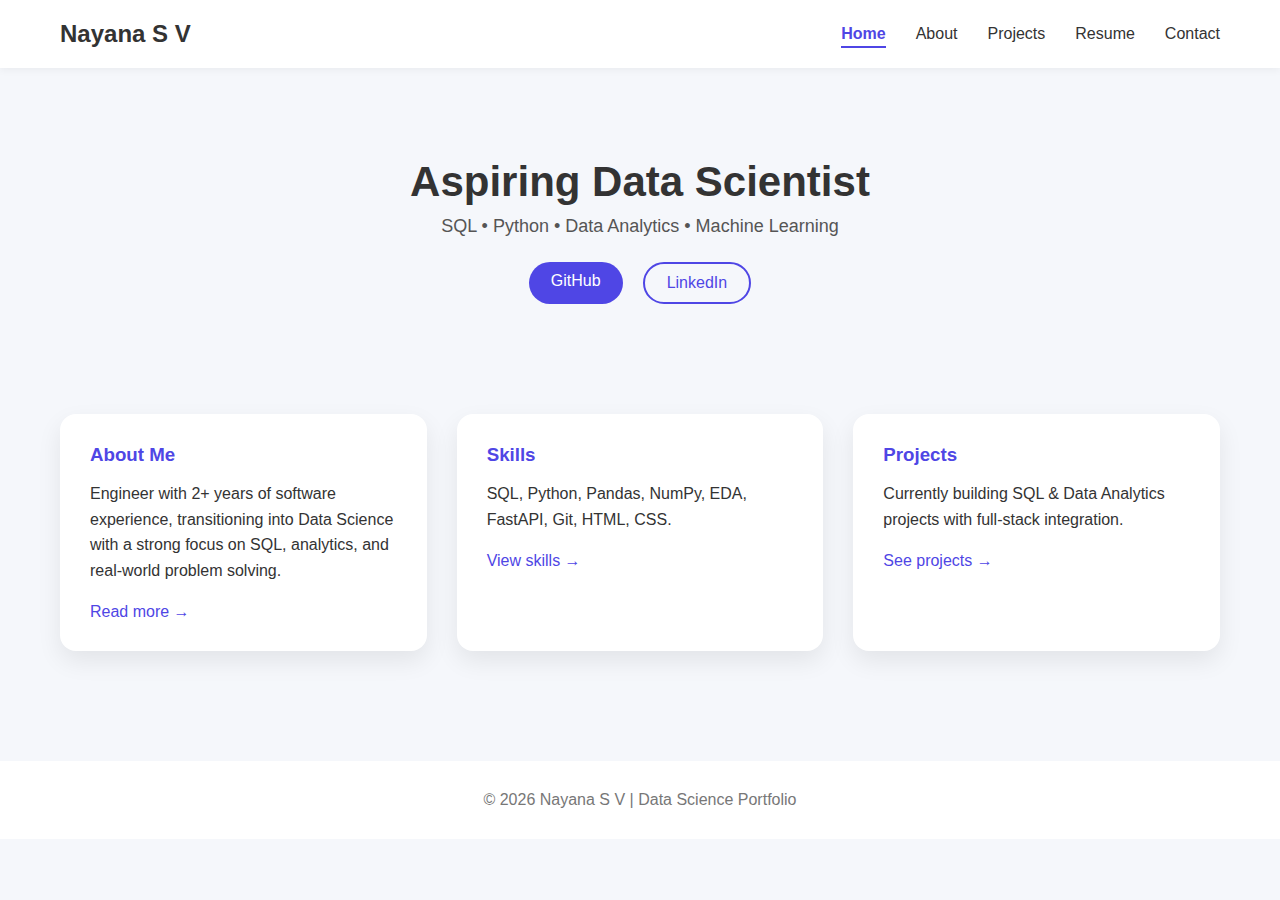
<file: index.html>
<!DOCTYPE html>
<html lang="en">

<head>
    <meta charset="UTF-8" />
    <meta name="viewport" content="width=device-width, initial-scale=1.0" />
    <title>NAYANA S V | Data Scientist</title>
    <link rel="stylesheet" href="css/style.css" />
</head>

<body>

    <!-- Navbar -->
    <nav class="navbar">
        <h2 class="logo">Nayana S V</h2>
        <ul>
            <li><a href="index.html" class="active">Home</a></li>
            <li><a href="about.html">About</a></li>
            <li><a href="projects.html">Projects</a></li>
            <li><a href="resume.html">Resume</a></li>
            <li><a href="contact.html">Contact</a></li>
        </ul>
    </nav>

    <!-- Hero Section -->
    <section class="hero">
        <h1>Aspiring Data Scientist</h1>
        <p>SQL • Python • Data Analytics • Machine Learning</p>

        <div class="social-buttons">
            <a href="https://github.com/Nayana1021" target="_blank" class="btn">GitHub</a>
            <a href="https://www.linkedin.com/in/nayana-s-v-512b49197/" target="_blank"
                class="btn btn-outline">LinkedIn</a>
        </div>
    </section>

    <!-- Cards Section -->
    <section class="card-container">

        <div class="card">
            <h3>About Me</h3>
            <p>
                Engineer with 2+ years of software experience, transitioning into Data Science
                with a strong focus on SQL, analytics, and real-world problem solving.
            </p>
            <a href="about.html">Read more →</a>
        </div>

        <div class="card">
            <h3>Skills</h3>
            <p>
                SQL, Python, Pandas, NumPy, EDA, FastAPI, Git, HTML, CSS.
            </p>
            <a href="about.html">View skills →</a>
        </div>

        <div class="card">
            <h3>Projects</h3>
            <p>
                Currently building SQL & Data Analytics projects with full-stack integration.
            </p>
            <a href="projects.html">See projects →</a>
        </div>

    </section>

    <!-- Footer -->
    <footer>
        <p>© 2026 Nayana S V | Data Science Portfolio</p>
    </footer>

</body>

</html>
</file>
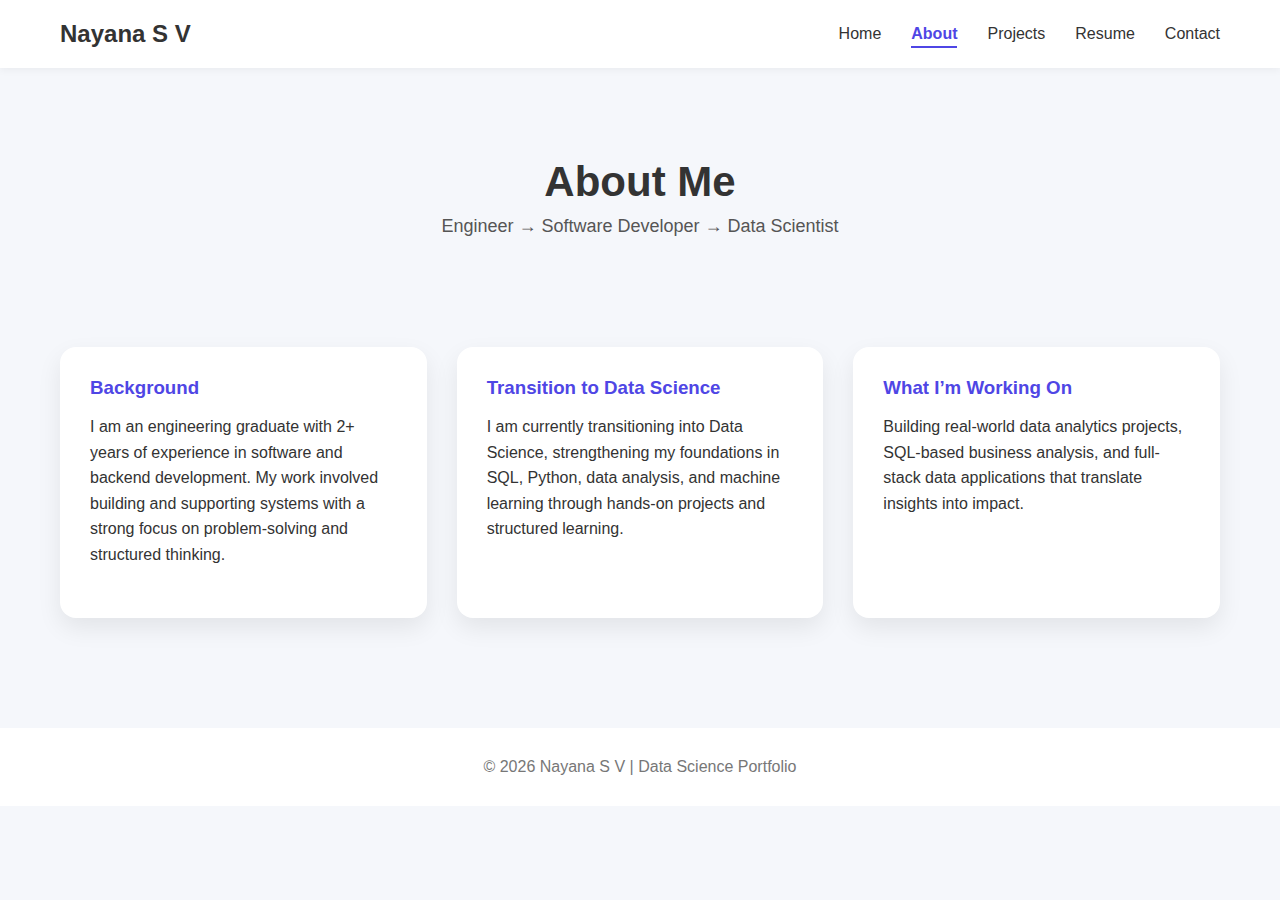
<file: about.html>
<!DOCTYPE html>
<html lang="en">

<head>
    <meta charset="UTF-8">
    <title>About Me</title>
    <link rel="stylesheet" href="css/style.css">
</head>

<body>

    <nav class="navbar">
        <h2 class="logo">Nayana S V</h2>
        <ul>
            <li><a href="index.html">Home</a></li>
            <li><a href="about.html" class="active">About</a></li>
            <li><a href="projects.html">Projects</a></li>
            <li><a href="resume.html">Resume</a></li>
            <li><a href="contact.html">Contact</a></li>
        </ul>
    </nav>

    <section class="hero">
        <h1>About Me</h1>
        <p>Engineer → Software Developer → Data Scientist</p>
    </section>

    <section class="card-container">

        <div class="card">
            <h3>Background</h3>
            <p>
                I am an engineering graduate with 2+ years of experience in software and backend
                development. My work involved building and supporting systems with a strong focus
                on problem-solving and structured thinking.
            </p>
        </div>

        <div class="card">
            <h3>Transition to Data Science</h3>
            <p>
                I am currently transitioning into Data Science, strengthening my foundations in SQL,
                Python, data analysis, and machine learning through hands-on projects and structured learning.
            </p>
        </div>

        <div class="card">
            <h3>What I’m Working On</h3>
            <p>
                Building real-world data analytics projects, SQL-based business analysis, and
                full-stack data applications that translate insights into impact.
            </p>
        </div>

    </section>
    <!-- Footer -->
    <footer>
        <p>© 2026 Nayana S V | Data Science Portfolio</p>
    </footer>

</body>

</html>
</file>
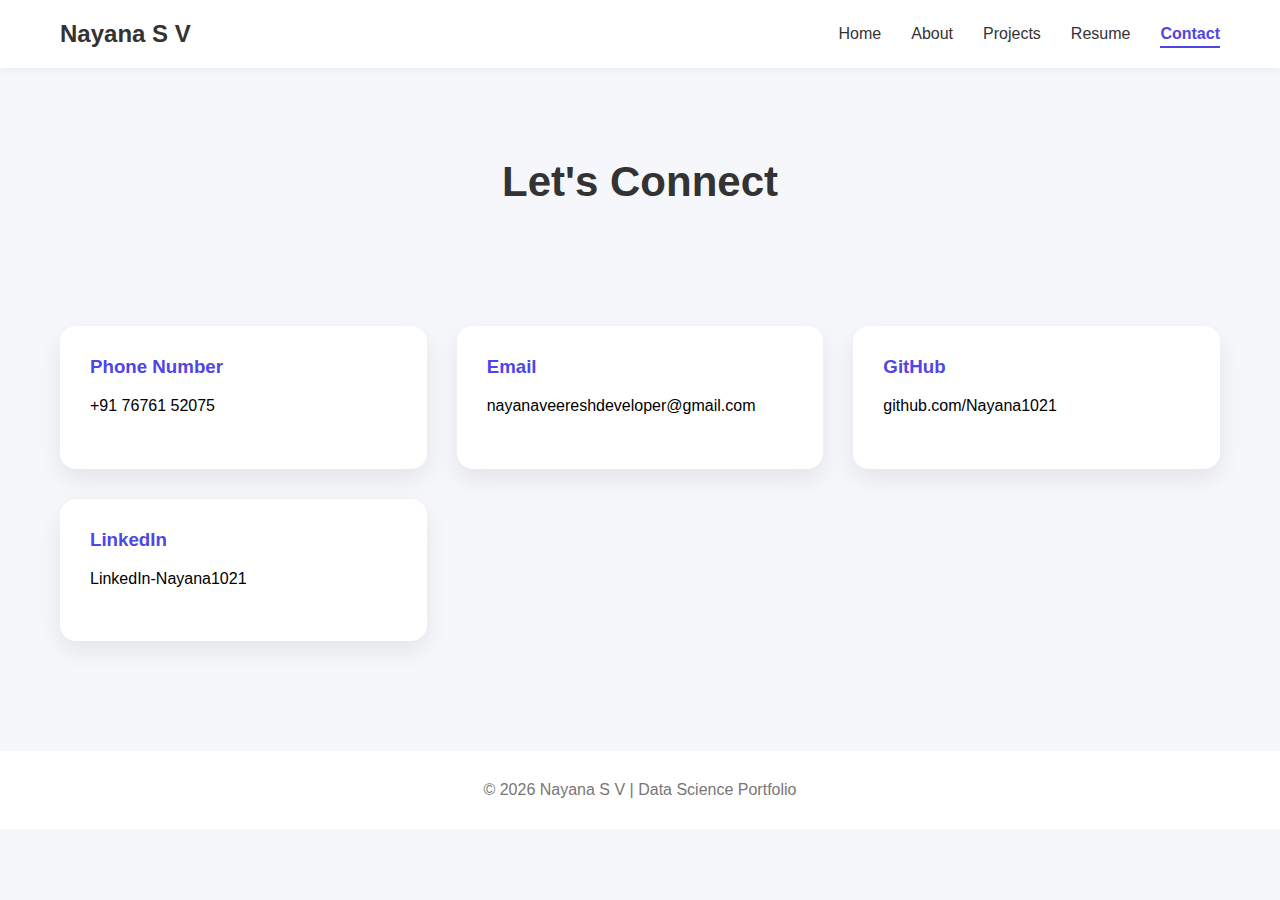
<file: contact.html>
<!DOCTYPE html>
<html lang="en">

<head>
    <meta charset="UTF-8">
    <title>Contact</title>
    <link rel="stylesheet" href="css/style.css">
</head>

<body>

    <nav class="navbar">
        <h2 class="logo">Nayana S V</h2>
        <ul>
            <li><a href="index.html">Home</a></li>
            <li><a href="about.html">About</a></li>
            <li><a href="projects.html">Projects</a></li>
            <li><a href="resume.html">Resume</a></li>
            <li><a href="contact.html" class="active">Contact</a></li>
        </ul>
    </nav>

    <section class="hero">
        <h1>Let's Connect</h1>
    </section>

    <section class="card-container">

        <div class="card">
            <h3>Phone Number</h3>
            <p>
                <a href="tel:+919876543210" class="contact-link">
                    +91 76761 52075
                </a>
            </p>
        </div>

        <div class="card">
            <h3>Email</h3>
            <p><a href="mailto:nayanaveereshdeveloper@gmail.com" class="contact-link">
                    nayanaveereshdeveloper@gmail.com
                </a></p>
        </div>

        <div class="card">
            <h3>GitHub</h3>
            <p>
                <a href="https://github.com/Nayana1021" target="_blank" class="contact-link">
                    github.com/Nayana1021
                </a>
            </p>
        </div>

        <div class="card">
            <h3>LinkedIn</h3>
            <p>
                <a href="https://www.linkedin.com/in/nayana-s-v-512b49197/" target="_blank" class="contact-link">
                    LinkedIn-Nayana1021
                </a>
            </p>
        </div>

    </section>


    <!-- Footer -->
    <footer>
        <p>© 2026 Nayana S V | Data Science Portfolio</p>
    </footer>

</body>

</html>
</file>
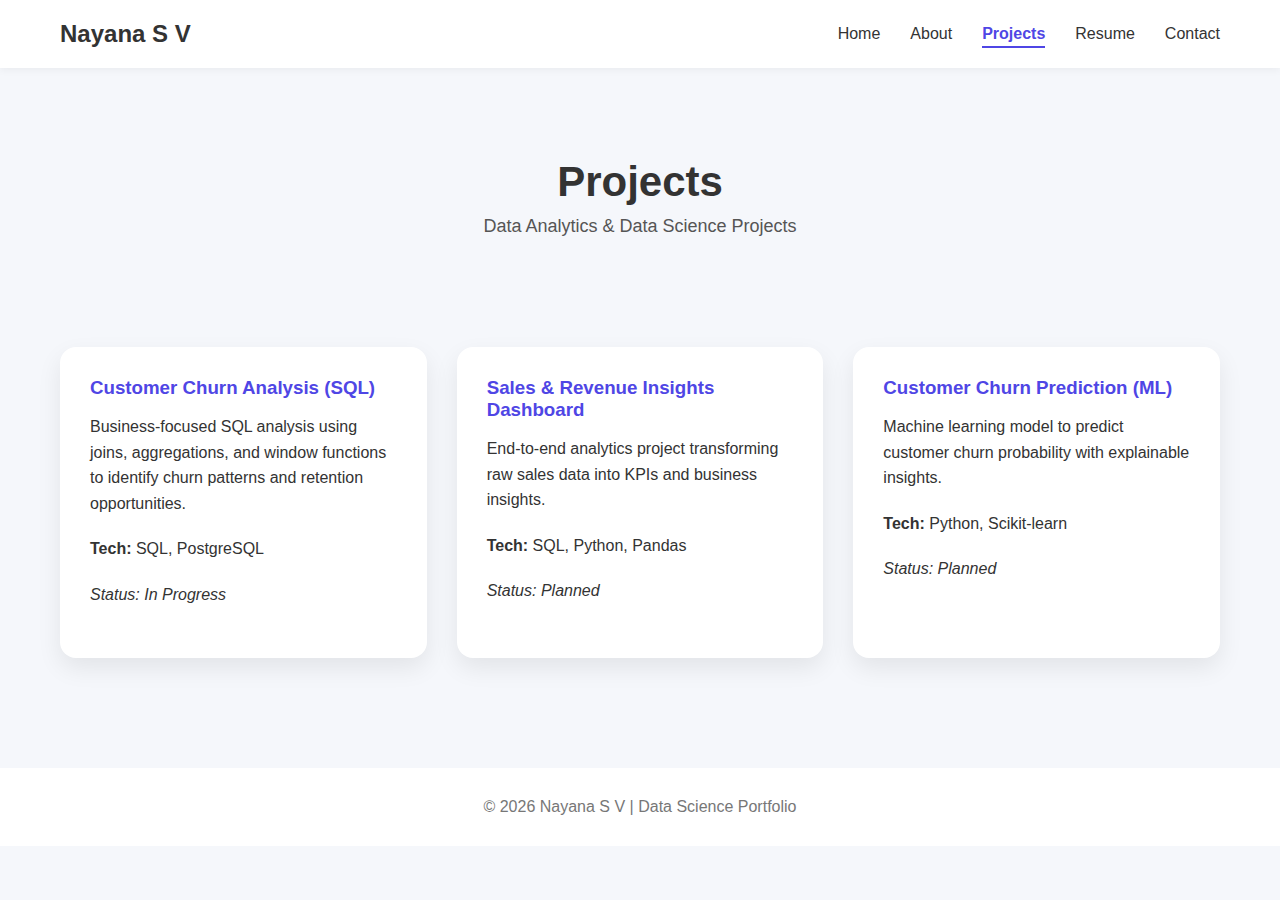
<file: projects.html>
<!DOCTYPE html>
<html lang="en">

<head>
    <meta charset="UTF-8">
    <title>Projects</title>
    <link rel="stylesheet" href="css/style.css">
</head>

<body>

    <nav class="navbar">
        <h2 class="logo">Nayana S V</h2>
        <ul>
            <li><a href="index.html">Home</a></li>
            <li><a href="about.html">About</a></li>
            <li><a href="projects.html" class="active">Projects</a></li>
            <li><a href="resume.html">Resume</a></li>
            <li><a href="contact.html">Contact</a></li>
        </ul>
    </nav>

    <section class="hero">
        <h1>Projects</h1>
        <p>Data Analytics & Data Science Projects</p>
    </section>

    <section class="card-container">

        <div class="card">
            <h3>Customer Churn Analysis (SQL)</h3>
            <p>
                Business-focused SQL analysis using joins, aggregations, and window functions
                to identify churn patterns and retention opportunities.
            </p>
            <p><strong>Tech:</strong> SQL, PostgreSQL</p>
            <p><em>Status: In Progress</em></p>
        </div>

        <div class="card">
            <h3>Sales & Revenue Insights Dashboard</h3>
            <p>
                End-to-end analytics project transforming raw sales data into
                KPIs and business insights.
            </p>
            <p><strong>Tech:</strong> SQL, Python, Pandas</p>
            <p><em>Status: Planned</em></p>
        </div>

        <div class="card">
            <h3>Customer Churn Prediction (ML)</h3>
            <p>
                Machine learning model to predict customer churn probability
                with explainable insights.
            </p>
            <p><strong>Tech:</strong> Python, Scikit-learn</p>
            <p><em>Status: Planned</em></p>
        </div>

    </section>
    <!-- Footer -->
    <footer>
        <p>© 2026 Nayana S V | Data Science Portfolio</p>
    </footer>

</body>

</html>
</file>
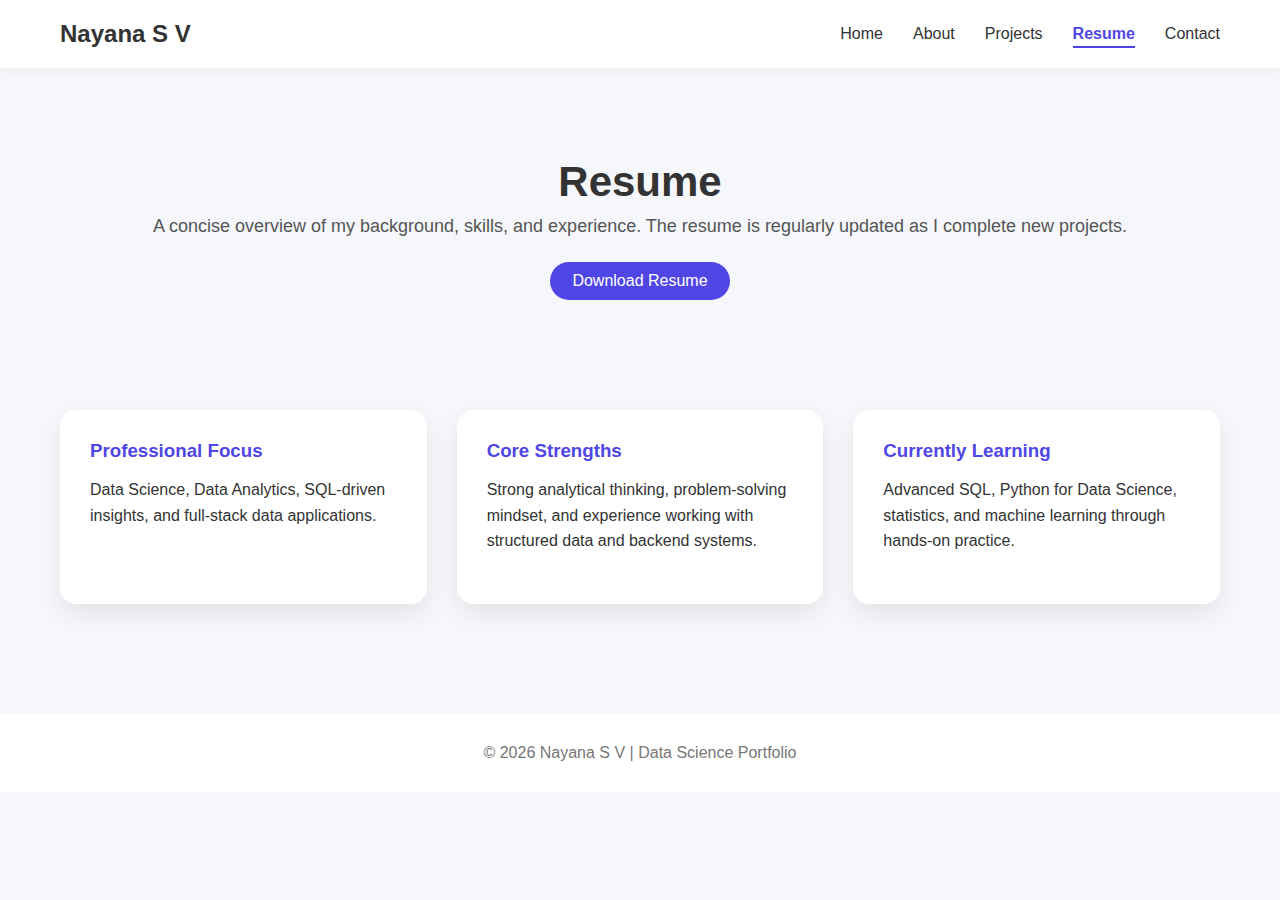
<file: resume.html>
<!DOCTYPE html>
<html lang="en">

<head>
    <meta charset="UTF-8">
    <title>Resume</title>
    <link rel="stylesheet" href="css/style.css">
</head>

<body>

    <nav class="navbar">
        <h2 class="logo">Nayana S V</h2>
        <ul>
            <li><a href="index.html">Home</a></li>
            <li><a href="about.html">About</a></li>
            <li><a href="projects.html">Projects</a></li>
            <li><a href="resume.html" class="active">Resume</a></li>
            <li><a href="contact.html">Contact</a></li>
        </ul>
    </nav>

    <section class="hero">
        <h1>Resume</h1>
        <p>
            A concise overview of my background, skills, and experience.
            The resume is regularly updated as I complete new projects.
        </p>

        <div class="social-buttons">
            <a href="assets/Nayana_Resume.pdf" class="btn" download>
                Download Resume
            </a>
        </div>
    </section>

    <section class="card-container">

        <div class="card">
            <h3>Professional Focus</h3>
            <p>
                Data Science, Data Analytics, SQL-driven insights, and
                full-stack data applications.
            </p>
        </div>

        <div class="card">
            <h3>Core Strengths</h3>
            <p>
                Strong analytical thinking, problem-solving mindset,
                and experience working with structured data and backend systems.
            </p>
        </div>

        <div class="card">
            <h3>Currently Learning</h3>
            <p>
                Advanced SQL, Python for Data Science, statistics,
                and machine learning through hands-on practice.
            </p>
        </div>

    </section>
    <!-- Footer -->
    <footer>
        <p>© 2026 Nayana S V | Data Science Portfolio</p>
    </footer>

</body>

</html>
</file>
<file: css/style.css>
* {
  margin: 0;
  padding: 0;
  box-sizing: border-box;
  font-family: 'Segoe UI', sans-serif;
}

body {
  background-color: #f5f7fb;
  color: #333;
}

/* Navbar */
.navbar {
  display: flex;
  justify-content: space-between;
  align-items: center;
  padding: 20px 60px;
  background-color: #ffffff;
  box-shadow: 0 2px 8px rgba(0,0,0,0.05);
}

.navbar ul {
  list-style: none;
  display: flex;
  gap: 30px;
}

.navbar a {
  text-decoration: none;
  color: #333;
  font-weight: 500;
}

.navbar a:hover {
  color: #4f46e5;
}

/* Hero */
.hero {
  text-align: center;
  padding: 80px 20px;
}

.hero h1 {
  font-size: 42px;
  margin-bottom: 10px;
}

.hero p {
  font-size: 18px;
  color: #555;
}

/* Cards */
.card-container {
  display: grid;
  grid-template-columns: repeat(auto-fit, minmax(280px, 1fr));
  gap: 30px;
  padding: 40px 60px;
}

.card {
  background-color: #ffffff;
  padding: 30px;
  border-radius: 16px;
  box-shadow: 0 10px 25px rgba(0,0,0,0.08);
  transition: transform 0.3s ease;
}

.card:hover {
  transform: translateY(-6px);
}

.card h3 {
  margin-bottom: 15px;
  color: #4f46e5;
}

.card p {
  margin-bottom: 20px;
  line-height: 1.6;
}

.card a {
  text-decoration: none;
  color: #4f46e5;
  font-weight: 500;
}

/* Footer */
footer {
  text-align: center;
  padding: 30px;
  background-color: #ffffff;
  margin-top: 50px;
  color: #777;
}

/* Buttons */
.social-buttons {
  margin-top: 25px;
  display: flex;
  justify-content: center;
  gap: 20px;
}

.btn {
  padding: 10px 22px;
  background-color: #4f46e5;
  color: #fff;
  text-decoration: none;
  border-radius: 25px;
  font-weight: 500;
  transition: background 0.3s ease;
}

.btn:hover {
  background-color: #3730a3;
}

.btn-outline {
  background-color: transparent;
  color: #4f46e5;
  border: 2px solid #4f46e5;
}

.btn-outline:hover {
  background-color: #4f46e5;
  color: #fff;
}

/* Better spacing */
.hero {
  padding: 90px 20px;
}

.card-container {
  padding-top: 20px;
  padding-bottom: 60px;
}

.card a {
  color: #4f46e5;
  text-decoration: none;
  font-weight: 500;
}

.card a:hover {
  text-decoration: underline;
}

/* Contact page links - black by default */
.card a.contact-link {
  color: #000;
  text-decoration: none;
  font-weight: 500;
}

/* Hover effect */
.card a.contact-link:hover {
  color: #4f46e5;
  text-decoration: underline;
}

/* Icons next to contact info */
.icon {
  margin-right: 8px;
  font-size: 16px;
  vertical-align: middle;
}

/* Active navbar link */
.navbar a.active {
  color: #4f46e5;
  font-weight: 600;
  border-bottom: 2px solid #4f46e5;
  padding-bottom: 4px;
}
</file>
